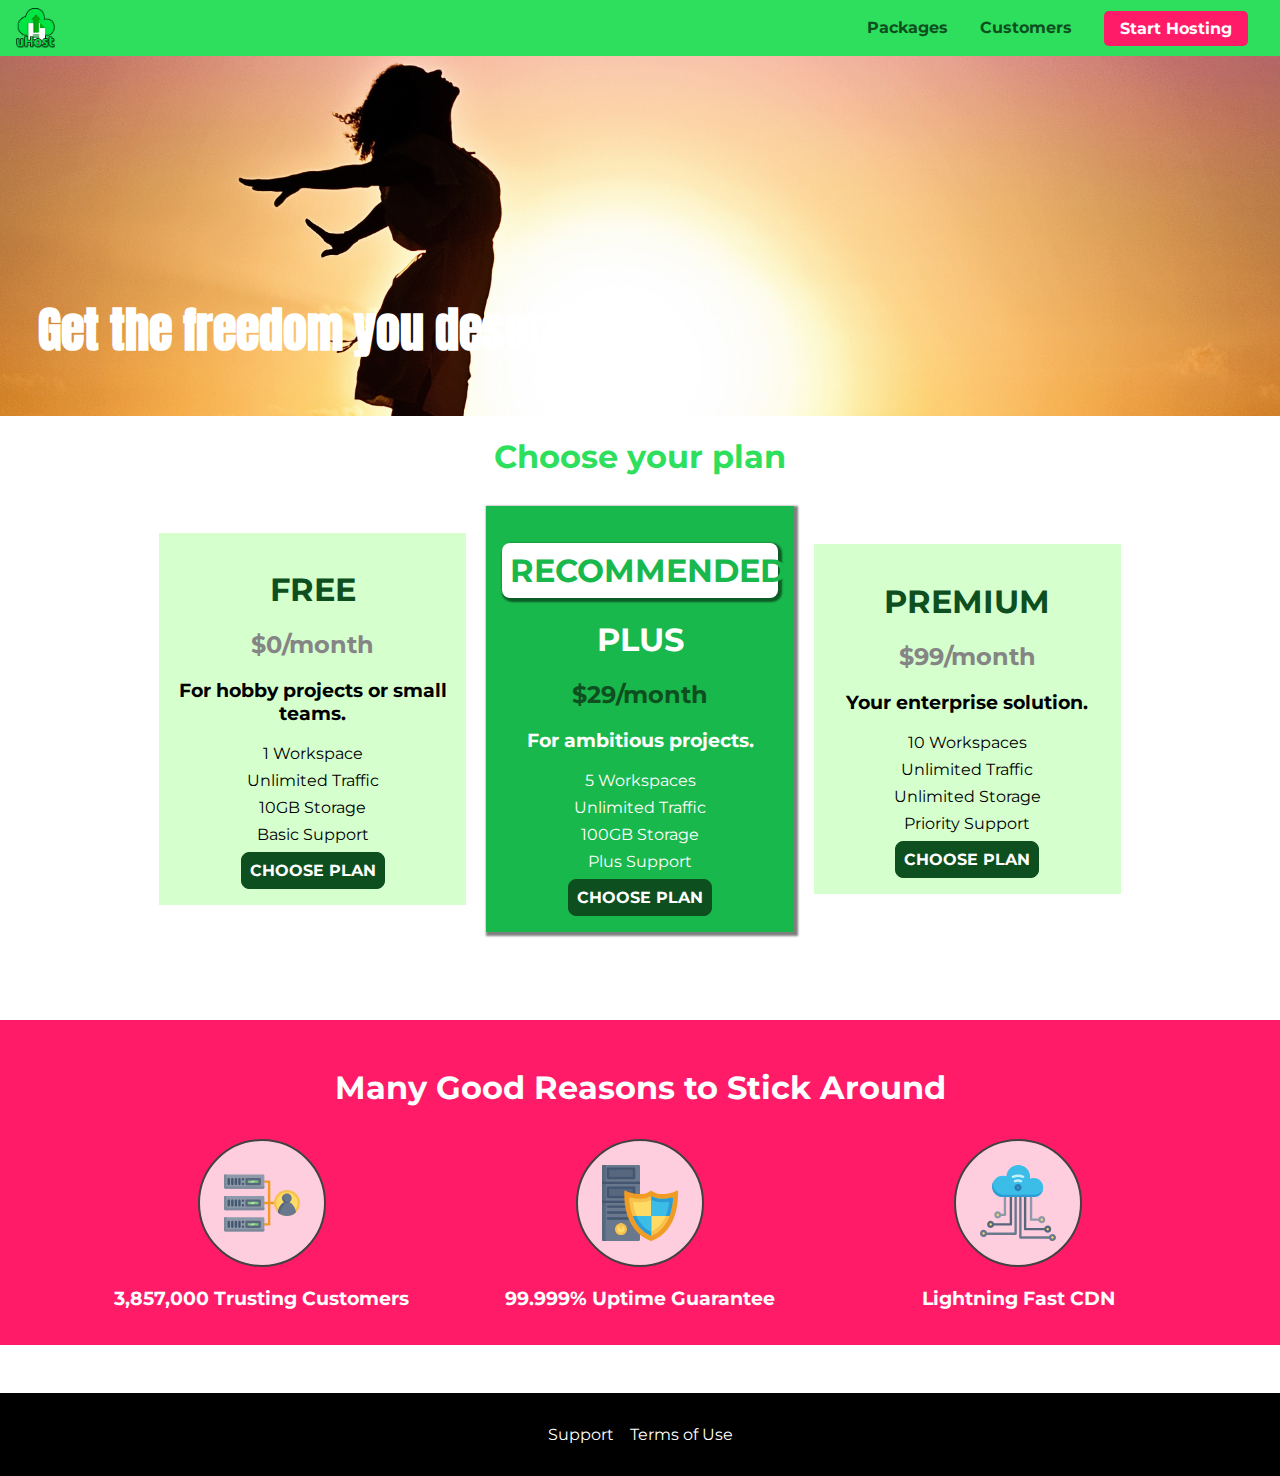
<file: index.html>
<!DOCTYPE html>
<html lang="en">

<head>
    <meta charset="UTF-8">
    <meta http-equiv="X-UA-Compatible" content="ie=edge">
    <meta name="viewport" content="width=device-width, initial-scale=1.0,
    user-scalable=yes, maximum-scale=2.0, minimum-scale=0.5"/>
    <title>uHost</title>
    <link rel="shortcut icon" href="images/favicon.png">
    <link rel="stylesheet" href="shared.css">
    <link rel="stylesheet" href="main.css">
</head>

<body>
    <div class="backdrop"></div>

    <div class="modal">
        <h1 class="modal__title">Do you want to continue?</h1>
        <div class="modal__actions">
            <a href="start-hosting/index.html" class="modal__action">Yes!</a>
            <button class="modal__action modal__action--negative" type="button">No!</button>
        </div>
    </div>

    <header class="main-header">
        <div>
            <button class="toggle-button">
                <span class="toggle-button__bar"></span>
                <span class="toggle-button__bar"></span>
                <span class="toggle-button__bar"></span>
            </button>

            <a class="main-header__brand" href="index.html">
                <img src="images/uhost-icon.png" alt="uHost - Your favorite hosting site">
            </a>
        </div>
        <nav class="main-nav">
            <ul class="main-nav__items">
                <li class="main-nav__item">
                    <a href="packages/index.html">Packages</a>
                </li>
                <li class="main-nav__item">
                    <a href="customers/index.html">Customers</a>
                </li>
                <li class="main-nav__item main-nav__item--cta">
                    <a href="start-hosting/index.html">Start Hosting</a>
                </li>
            </ul>
        </nav>
    </header>

    <nav class="mobile-nav">
        <ul class="mobile-nav__items">
            <li class="mobile-nav__item">
                <a href="packages/index.html">Packages</a>
            </li>
            <li class="mobile-nav__item">
                <a href="customers/index.html">Customers</a>
            </li>
            <li class="mobile-nav__item mobile-nav__item--cta">
                <a href="start-hosting/index.html">Start Hosting</a>
            </li>
        </ul>
    </nav>

    <main>
        <section id="product-overview">
            <h1>Get the freedom you deserve.</h1>
        </section>
        <section class="plans__list" id="plans">
            <h1 class="section-title">Choose your plan</h1>
            <div>
                <article class="plan">
                    <h1 class="plan__title">FREE</h1>
                    <h2 class="plan__price">$0/month</h2>
                    <h3>For hobby projects or small teams.</h3>
                    <ul class="plan__features">
                        <li class="plan__feature">1 Workspace</li>
                        <li class="plan__feature">Unlimited Traffic</li>
                        <li class="plan__feature">10GB Storage</li>
                        <li class="plan__feature">Basic Support</li>
                    </ul>
                    <div>
                        <button class="button">CHOOSE PLAN</button>
                    </div>
                </article>
                <article class="plan plan--highlighted">
                    <h1 class="plan__annotation">RECOMMENDED</h1>
                    <h1 class="plan__title">PLUS</h1>
                    <h2 class="plan__price">$29/month</h2>
                    <h3>For ambitious projects.</h3>
                    <ul class="plan__features">
                        <li class="plan__feature">5 Workspaces</li>
                        <li class="plan__feature">Unlimited Traffic</li>
                        <li class="plan__feature">100GB Storage</li>
                        <li class="plan__feature">Plus Support</li>
                    </ul>
                    <div>
                        <button class="button">CHOOSE PLAN</button>
                    </div>
                </article>
                <article class="plan">
                    <h1 class="plan__title">PREMIUM</h1>
                    <h2 class="plan__price">$99/month</h2>
                    <h3>Your enterprise solution.</h3>
                    <ul class="plan__features">
                        <li class="plan__feature">10 Workspaces</li>
                        <li class="plan__feature">Unlimited Traffic</li>
                        <li class="plan__feature">Unlimited Storage</li>
                        <li class="plan__feature">Priority Support</li>
                    </ul>
                    <div>
                        <button class="button">CHOOSE PLAN</button>
                    </div>
                </article>
            </div>
        </section>

        <section id="key-features">
            <h1 class="section-title">Many Good Reasons to Stick Around</h1>
            <ul class="key-features__list">
                <li class="key-feature">
                    <div class="key-feature__image">
                        <svg viewBox="0 0 512 512">
                            <path style="fill:#F09B24;" d="M344,248h-32V112c0-4.418-3.582-8-8-8h-40c-4.418,0-8,3.582-8,8s3.582,8,8,8h32v128h-32  c-4.418,0-8,3.582-8,8s3.582,8,8,8h32v128h-32c-4.418,0-8,3.582-8,8s3.582,8,8,8h40c4.418,0,8-3.582,8-8V264h32c4.418,0,8-3.582,8-8  S348.418,248,344,248z"
                            />
                            <path style="fill:#8E9AA9;" d="M264,64H8c-4.418,0-8,3.582-8,8v80c0,4.418,3.582,8,8,8h256c4.418,0,8-3.582,8-8V72  C272,67.582,268.418,64,264,64z"
                            />
                            <path style="fill:#7C899B;" d="M24,144c-4.418,0-8-3.582-8-8V64H8c-4.418,0-8,3.582-8,8v80c0,4.418,3.582,8,8,8h256  c4.418,0,8-3.582,8-8v-8H24z"
                            />
                            <rect x="152" y="96" style="fill:#B8E3A8;" width="88" height="32" />
                            <g>
                                <polygon style="fill:#7EC97D;" points="152,96 152,128 166,128 198,96  " />
                                <polygon style="fill:#7EC97D;" points="220,96 188,128 240,128 240,96  " />
                            </g>
                            <path style="fill:#56677E;" d="M240,136h-88c-4.418,0-8-3.582-8-8V96c0-4.418,3.582-8,8-8h88c4.418,0,8,3.582,8,8v32  C248,132.418,244.418,136,240,136z M160,120h72v-16h-72V120z"
                            />
                            <g>
                                <path style="fill:#435670;" d="M32,136c-4.418,0-8-3.582-8-8V96c0-4.418,3.582-8,8-8s8,3.582,8,8v32C40,132.418,36.418,136,32,136z   "
                                />
                                <path style="fill:#435670;" d="M56,136c-4.418,0-8-3.582-8-8V96c0-4.418,3.582-8,8-8s8,3.582,8,8v32C64,132.418,60.418,136,56,136z   "
                                />
                                <path style="fill:#435670;" d="M80,136c-4.418,0-8-3.582-8-8V96c0-4.418,3.582-8,8-8s8,3.582,8,8v32C88,132.418,84.418,136,80,136z   "
                                />
                                <path style="fill:#435670;" d="M104,136c-4.418,0-8-3.582-8-8V96c0-4.418,3.582-8,8-8s8,3.582,8,8v32   C112,132.418,108.418,136,104,136z"
                                />
                                <path style="fill:#435670;" d="M128,105c-4.418,0-8-3.582-8-8v-1c0-4.418,3.582-8,8-8s8,3.582,8,8v1   C136,101.418,132.418,105,128,105z"
                                />
                                <path style="fill:#435670;" d="M128,136c-4.418,0-8-3.582-8-8v-1c0-4.418,3.582-8,8-8s8,3.582,8,8v1   C136,132.418,132.418,136,128,136z"
                                />
                            </g>
                            <path style="fill:#8E9AA9;" d="M264,208H8c-4.418,0-8,3.582-8,8v80c0,4.418,3.582,8,8,8h256c4.418,0,8-3.582,8-8v-80  C272,211.582,268.418,208,264,208z"
                            />
                            <path style="fill:#7C899B;" d="M24,288c-4.418,0-8-3.582-8-8v-72H8c-4.418,0-8,3.582-8,8v80c0,4.418,3.582,8,8,8h256  c4.418,0,8-3.582,8-8v-8H24z"
                            />
                            <rect x="152" y="240" style="fill:#B8E3A8;" width="88" height="32" />
                            <g>
                                <polygon style="fill:#7EC97D;" points="152,240 152,272 166,272 198,240  " />
                                <polygon style="fill:#7EC97D;" points="220,240 188,272 240,272 240,240  " />
                            </g>
                            <path style="fill:#56677E;" d="M240,280h-88c-4.418,0-8-3.582-8-8v-32c0-4.418,3.582-8,8-8h88c4.418,0,8,3.582,8,8v32  C248,276.418,244.418,280,240,280z M160,264h72v-16h-72V264z"
                            />
                            <g>
                                <path style="fill:#435670;" d="M32,280c-4.418,0-8-3.582-8-8v-32c0-4.418,3.582-8,8-8s8,3.582,8,8v32C40,276.418,36.418,280,32,280   z"
                                />
                                <path style="fill:#435670;" d="M56,280c-4.418,0-8-3.582-8-8v-32c0-4.418,3.582-8,8-8s8,3.582,8,8v32C64,276.418,60.418,280,56,280   z"
                                />
                                <path style="fill:#435670;" d="M80,280c-4.418,0-8-3.582-8-8v-32c0-4.418,3.582-8,8-8s8,3.582,8,8v32C88,276.418,84.418,280,80,280   z"
                                />
                                <path style="fill:#435670;" d="M104,280c-4.418,0-8-3.582-8-8v-32c0-4.418,3.582-8,8-8s8,3.582,8,8v32   C112,276.418,108.418,280,104,280z"
                                />
                                <path style="fill:#435670;" d="M128,249c-4.418,0-8-3.582-8-8v-1c0-4.418,3.582-8,8-8s8,3.582,8,8v1   C136,245.418,132.418,249,128,249z"
                                />
                                <path style="fill:#435670;" d="M128,280c-4.418,0-8-3.582-8-8v-1c0-4.418,3.582-8,8-8s8,3.582,8,8v1   C136,276.418,132.418,280,128,280z"
                                />
                            </g>
                            <path style="fill:#8E9AA9;" d="M264,352H8c-4.418,0-8,3.582-8,8v80c0,4.418,3.582,8,8,8h256c4.418,0,8-3.582,8-8v-80  C272,355.582,268.418,352,264,352z"
                            />
                            <path style="fill:#7C899B;" d="M24,432c-4.418,0-8-3.582-8-8v-72H8c-4.418,0-8,3.582-8,8v80c0,4.418,3.582,8,8,8h256  c4.418,0,8-3.582,8-8v-8H24z"
                            />
                            <rect x="152" y="384" style="fill:#B8E3A8;" width="88" height="32" />
                            <g>
                                <polygon style="fill:#7EC97D;" points="152,384 152,416 166,416 198,384  " />
                                <polygon style="fill:#7EC97D;" points="220,384 188,416 240,416 240,384  " />
                            </g>
                            <path style="fill:#56677E;" d="M240,424h-88c-4.418,0-8-3.582-8-8v-32c0-4.418,3.582-8,8-8h88c4.418,0,8,3.582,8,8v32  C248,420.418,244.418,424,240,424z M160,408h72v-16h-72V408z"
                            />
                            <g>
                                <path style="fill:#435670;" d="M32,424c-4.418,0-8-3.582-8-8v-32c0-4.418,3.582-8,8-8s8,3.582,8,8v32C40,420.418,36.418,424,32,424   z"
                                />
                                <path style="fill:#435670;" d="M56,424c-4.418,0-8-3.582-8-8v-32c0-4.418,3.582-8,8-8s8,3.582,8,8v32C64,420.418,60.418,424,56,424   z"
                                />
                                <path style="fill:#435670;" d="M80,424c-4.418,0-8-3.582-8-8v-32c0-4.418,3.582-8,8-8s8,3.582,8,8v32C88,420.418,84.418,424,80,424   z"
                                />
                                <path style="fill:#435670;" d="M104,424c-4.418,0-8-3.582-8-8v-32c0-4.418,3.582-8,8-8s8,3.582,8,8v32   C112,420.418,108.418,424,104,424z"
                                />
                                <path style="fill:#435670;" d="M128,393c-4.418,0-8-3.582-8-8v-1c0-4.418,3.582-8,8-8s8,3.582,8,8v1   C136,389.418,132.418,393,128,393z"
                                />
                                <path style="fill:#435670;" d="M128,424c-4.418,0-8-3.582-8-8v-1c0-4.418,3.582-8,8-8s8,3.582,8,8v1   C136,420.418,132.418,424,128,424z"
                                />
                            </g>
                            <path style="fill:#F7C14D;" d="M424,168c-48.523,0-88,39.477-88,88s39.477,88,88,88s88-39.477,88-88S472.523,168,424,168z" />
                            <path style="fill:#FFDB66;" d="M424,184c-39.701,0-72,32.299-72,72s32.299,72,72,72s72-32.299,72-72S463.701,184,424,184z" />
                            <path style="fill:#69788D;" d="M484.893,314.16C476.393,274.588,451.922,248,424,248s-52.393,26.588-60.893,66.16  c-0.605,2.82,0.354,5.749,2.511,7.664C381.731,336.124,402.465,344,424,344s42.269-7.876,58.381-22.176  C484.539,319.909,485.498,316.98,484.893,314.16z"
                            />
                            <path style="fill:#56677E;" d="M434.053,249.171C430.768,248.403,427.411,248,424,248c-27.922,0-52.393,26.588-60.893,66.16  c-0.605,2.82,0.354,5.749,2.511,7.664c3.383,3.002,6.979,5.703,10.734,8.125C384.904,286.243,407.373,255.378,434.053,249.171z"
                            />
                            <path style="fill:#69788D;" d="M424,192c-17.645,0-32,14.355-32,32s14.355,32,32,32s32-14.355,32-32S441.645,192,424,192z" />
                            <path style="fill:#56677E;" d="M432,248c-17.645,0-32-14.355-32-32c0-6.783,2.128-13.076,5.742-18.258  C397.444,203.53,392,213.138,392,224c0,17.645,14.355,32,32,32c10.862,0,20.471-5.444,26.258-13.742  C445.076,245.872,438.783,248,432,248z"
                            />

                        </svg>
                    </div>
                    <p class="key-feature__description">3,857,000 Trusting Customers</p>
                </li>
                <li class="key-feature">
                    <div class="key-feature__image">
                        <svg viewBox="0 0 512 512">
                            <path style="fill:#69788D;" d="M248,0H8C3.582,0,0,3.582,0,8v496c0,4.418,3.582,8,8,8h240c4.418,0,8-3.582,8-8V8  C256,3.582,252.418,0,248,0z"
                            />
                            <path style="fill:#56677E;" d="M24,504V8c0-4.418,3.582-8,8-8H8C3.582,0,0,3.582,0,8v496c0,4.418,3.582,8,8,8h24  C27.582,512,24,508.418,24,504z"
                            />
                            <g>
                                <rect x="0" y="112" style="fill:#435670;" width="256" height="16" />
                                <rect x="0" y="240" style="fill:#435670;" width="256" height="16" />
                            </g>
                            <path style="fill:#F7C14D;" d="M128,392c-22.056,0-40,17.944-40,40s17.944,40,40,40s40-17.944,40-40S150.056,392,128,392z" />
                            <path style="fill:#FFDB66;" d="M128,408c-13.233,0-24,10.767-24,24s10.767,24,24,24s24-10.767,24-24S141.233,408,128,408z" />
                            <path style="fill:#F7C14D;" d="M128,392c-2.739,0-5.414,0.278-8,0.805V424c0,4.418,3.582,8,8,8c4.418,0,8-3.582,8-8v-31.195  C133.414,392.278,130.739,392,128,392z"
                            />
                            <g>
                                <path style="fill:#435670;" d="M216,288H40c-4.418,0-8-3.582-8-8s3.582-8,8-8h176c4.418,0,8,3.582,8,8S220.418,288,216,288z"
                                />
                                <path style="fill:#435670;" d="M216,328H40c-4.418,0-8-3.582-8-8s3.582-8,8-8h176c4.418,0,8,3.582,8,8S220.418,328,216,328z"
                                />
                                <path style="fill:#435670;" d="M216,368H40c-4.418,0-8-3.582-8-8s3.582-8,8-8h176c4.418,0,8,3.582,8,8S220.418,368,216,368z"
                                />
                                <path style="fill:#435670;" d="M216,16H40c-4.418,0-8,3.582-8,8v64c0,4.418,3.582,8,8,8h176c4.418,0,8-3.582,8-8V24   C224,19.582,220.418,16,216,16z"
                                />
                            </g>
                            <rect x="48" y="32" style="fill:#56677E;" width="160" height="48" />
                            <path style="fill:#435670;" d="M216,144H40c-4.418,0-8,3.582-8,8v64c0,4.418,3.582,8,8,8h176c4.418,0,8-3.582,8-8v-64  C224,147.582,220.418,144,216,144z"
                            />
                            <rect x="48" y="160" style="fill:#56677E;" width="160" height="48" />
                            <path style="fill:#F09B24;" d="M511.747,180.237c-0.194-6.537-8.107-10.107-13.135-5.894c-5.6,4.693-42.904,21.282-98.514,21.282  c-33.45,0-64.625-20.999-64.929-21.206c-2.9-1.991-6.764-1.85-9.512,0.346c-2.677,2.135-27.201,20.86-63.793,20.86  c-55.607,0-92.914-16.589-98.515-21.282c-5.028-4.211-12.941-0.645-13.135,5.894c-1.634,54.834,4.655,105.941,18.693,151.903  c12.096,39.604,29.759,74.047,52.497,102.373c27.538,34.304,62.743,59.882,104.66,76.045c3.069,1.918,6.757,1.921,9.83,0  c41.917-16.163,77.122-41.741,104.66-76.045c22.738-28.326,40.401-62.77,52.497-102.373  C507.092,286.179,513.381,235.071,511.747,180.237z"
                            />
                            <path style="fill:#F7C14D;" d="M476.21,221.226c-1.953-1.631-4.568-2.235-7.036-1.628c-21.686,5.327-44.926,8.028-69.075,8.028  c-25.926,0-49.633-8.975-64.955-16.504c-2.307-1.134-5.016-1.091-7.284,0.116c-14.059,7.477-36.919,16.388-65.994,16.388  c-24.153,0-47.394-2.701-69.075-8.028c-5.155-1.268-10.221,2.966-9.894,8.261c2.077,33.693,7.668,65.635,16.616,94.935  c22.774,74.565,66.139,126.334,128.888,153.868c2.032,0.891,4.397,0.891,6.43,0c61.777-27.107,104.716-78.876,127.62-153.868  c8.948-29.3,14.539-61.241,16.616-94.935C479.224,225.319,478.163,222.856,476.21,221.226z"
                            />
                            <path style="fill:#FFDB66;" d="M331.609,451.727c-52.604-25.289-89.304-70.987-109.144-135.944  c-6.532-21.39-11.162-44.336-13.82-68.447c17.133,2.852,34.952,4.291,53.22,4.291c29.394,0,53.376-7.793,69.978-15.561  c17.44,7.736,41.656,15.561,68.256,15.561c18.267,0,36.085-1.439,53.219-4.291c-2.659,24.112-7.288,47.06-13.82,68.448  C419.545,381.108,383.27,426.805,331.609,451.727z"
                            />
                            <g>
                                <path style="fill:#2C9DD4;" d="M479.066,227.858c0.157-2.539-0.903-5.002-2.856-6.633s-4.568-2.235-7.036-1.628   c-21.686,5.327-44.926,8.028-69.075,8.028c-25.926,0-49.633-8.975-64.955-16.504c-1.057-0.52-2.2-0.78-3.345-0.806l-0.072,133.351   h123.601c2.556-6.746,4.933-13.702,7.123-20.874C471.398,293.493,476.989,261.552,479.066,227.858z"
                                />
                                <path style="fill:#2C9DD4;" d="M206.658,343.667c24.153,63.42,65.028,108.108,121.743,132.995c1.031,0.452,2.147,0.673,3.263,0.666   l0.063-133.661H206.658z"
                                />
                            </g>
                            <g>
                                <path style="fill:#3CBDE8;" d="M439.497,315.783c6.532-21.389,11.161-44.336,13.82-68.448c-17.134,2.852-34.952,4.291-53.219,4.291   c-26.6,0-50.815-7.824-68.256-15.561l-0.116,107.601h97.758C433.179,334.807,436.524,325.518,439.497,315.783z"
                                />
                                <path style="fill:#3CBDE8;" d="M232.523,343.667c21.144,50.298,54.363,86.56,99.087,108.06l0.117-108.06H232.523z" />
                            </g>
                        </svg>
                    </div>
                    <p class="key-feature__description">99.999% Uptime Guarantee</p>
                </li>
                <li class="key-feature">
                    <div class="key-feature__image">
                        <svg viewBox="0 0 512 512">
                            <path style="fill:#8E9AA9;" d="M168,200c-4.418,0-8,3.582-8,8v120h-17.376c-3.302-9.311-12.194-16-22.624-16  c-13.234,0-24,10.767-24,24s10.766,24,24,24c10.429,0,19.321-6.689,22.624-16H168c4.418,0,8-3.582,8-8V208  C176,203.582,172.418,200,168,200z"
                            />
                            <path style="fill:#FFDB66;" d="M120,328c-4.411,0-8,3.589-8,8s3.589,8,8,8s8-3.589,8-8S124.411,328,120,328z" />
                            <path style="fill:#56677E;" d="M208,200c-4.418,0-8,3.582-8,8v184H94.624C91.322,382.689,82.43,376,72,376  c-13.234,0-24,10.767-24,24s10.766,24,24,24c10.429,0,19.321-6.689,22.624-16H208c4.418,0,8-3.582,8-8V208  C216,203.582,212.418,200,208,200z"
                            />
                            <path style="fill:#FFDB66;" d="M72,392c-4.411,0-8,3.589-8,8s3.589,8,8,8s8-3.589,8-8S76.411,392,72,392z" />
                            <path style="fill:#69788D;" d="M240,208c-4.418,0-8,3.582-8,8v239H47.24c-2.671-10.34-12.078-18-23.24-18c-13.234,0-24,10.767-24,24  s10.766,24,24,24c9.666,0,18.009-5.747,21.809-14H240c4.418,0,8-3.582,8-8V216C248,211.582,244.418,208,240,208z"
                            />
                            <path style="fill:#FFDB66;" d="M24,453c-4.411,0-8,3.589-8,8s3.589,8,8,8s8-3.589,8-8S28.411,453,24,453z" />
                            <path style="fill:#69788D;" d="M488,464c-10.429,0-19.321,6.689-22.624,16H280V208c0-4.418-3.582-8-8-8s-8,3.582-8,8v280  c0,4.418,3.582,8,8,8h193.376c3.302,9.311,12.194,16,22.624,16c13.234,0,24-10.767,24-24S501.234,464,488,464z"
                            />
                            <path style="fill:#FFDB66;" d="M488,480c-4.411,0-8,3.589-8,8s3.589,8,8,8s8-3.589,8-8S492.411,480,488,480z" />
                            <path style="fill:#56677E;" d="M456,408c-10.429,0-19.321,6.689-22.624,16H312V208c0-4.418-3.582-8-8-8s-8,3.582-8,8v224  c0,4.418,3.582,8,8,8h129.376c3.302,9.311,12.194,16,22.624,16c13.234,0,24-10.767,24-24S469.234,408,456,408z"
                            />
                            <path style="fill:#FFDB66;" d="M456,424c-4.411,0-8,3.589-8,8s3.589,8,8,8s8-3.589,8-8S460.411,424,456,424z" />
                            <path style="fill:#8E9AA9;" d="M416,344c-10.429,0-19.321,6.689-22.624,16H352V208c0-4.418-3.582-8-8-8s-8,3.582-8,8v160  c0,4.418,3.582,8,8,8h49.376c3.302,9.311,12.194,16,22.624,16c13.234,0,24-10.767,24-24S429.234,344,416,344z"
                            />
                            <path style="fill:#FFDB66;" d="M416,360c-4.411,0-8,3.589-8,8s3.589,8,8,8s8-3.589,8-8S420.411,360,416,360z" />
                            <path style="fill:#3CBDE8;" d="M362,88c-8.741,0-17.231,1.751-25.06,5.085C337.646,88.797,338,84.43,338,80  c0-44.112-35.888-80-80-80c-42.823,0-77.895,33.816-79.909,76.149C170.393,73.415,162.244,72,154,72c-39.701,0-72,32.299-72,72  s32.299,72,72,72h208c35.29,0,64-28.71,64-64S397.29,88,362,88z"
                            />
                            <path style="fill:#2C9DD4;" d="M368,200H160c-39.701,0-72-32.299-72-72c0-5.863,0.721-11.559,2.05-17.019  C84.918,120.88,82,132.102,82,144c0,39.701,32.299,72,72,72h208c30.389,0,55.88-21.296,62.379-49.743  C413.565,186.327,392.352,200,368,200z"
                            />
                            <path style="fill:#2A7DB5;" d="M256,128c-13.234,0-24,10.767-24,24s10.766,24,24,24c13.233,0,24-10.767,24-24S269.233,128,256,128z"
                            />
                            <path style="fill:#2C9DD4;" d="M256,144c-4.411,0-8,3.589-8,8s3.589,8,8,8c4.411,0,8-3.589,8-8S260.411,144,256,144z" />
                            <g>
                                <path style="fill:#C5F1FA;" d="M221.755,87.695c-2.994,0-5.864-1.688-7.233-4.572c-1.894-3.991-0.194-8.763,3.798-10.657   C230.157,66.849,242.834,64,256,64c13.166,0,25.844,2.849,37.68,8.466c3.992,1.895,5.692,6.666,3.798,10.657   s-6.666,5.692-10.657,3.798C277.144,82.328,266.774,80,256,80c-10.774,0-21.144,2.328-30.821,6.921   C224.072,87.446,222.904,87.695,221.755,87.695z"
                                />
                                <path style="fill:#C5F1FA;" d="M276.545,116.618c-1.148,0-2.316-0.249-3.424-0.774C267.745,113.293,261.985,112,256,112   c-5.985,0-11.745,1.293-17.121,3.844c-3.991,1.895-8.763,0.192-10.657-3.798c-1.894-3.992-0.193-8.764,3.798-10.657   C239.557,97.813,247.625,96,256,96c8.376,0,16.444,1.813,23.98,5.389c3.991,1.894,5.692,6.665,3.798,10.657   C282.41,114.93,279.539,116.618,276.545,116.618z"
                                />
                            </g>

                        </svg>
                    </div>
                    <p class="key-feature__description">Lightning Fast CDN</p>
                </li>
            </ul>
        </section>
    </main>

    <footer class="main-footer">
        <nav>
            <ul class="main-footer__links">
                <li class="main-footer__link">
                    <a href="#">Support</a>
                </li>
                <li class="main-footer__link">
                    <a href="#">Terms of Use</a>
                </li>
            </ul>
        </nav>
    </footer>

    <script src="shared.js"></script>
</body>

</html>
</file>
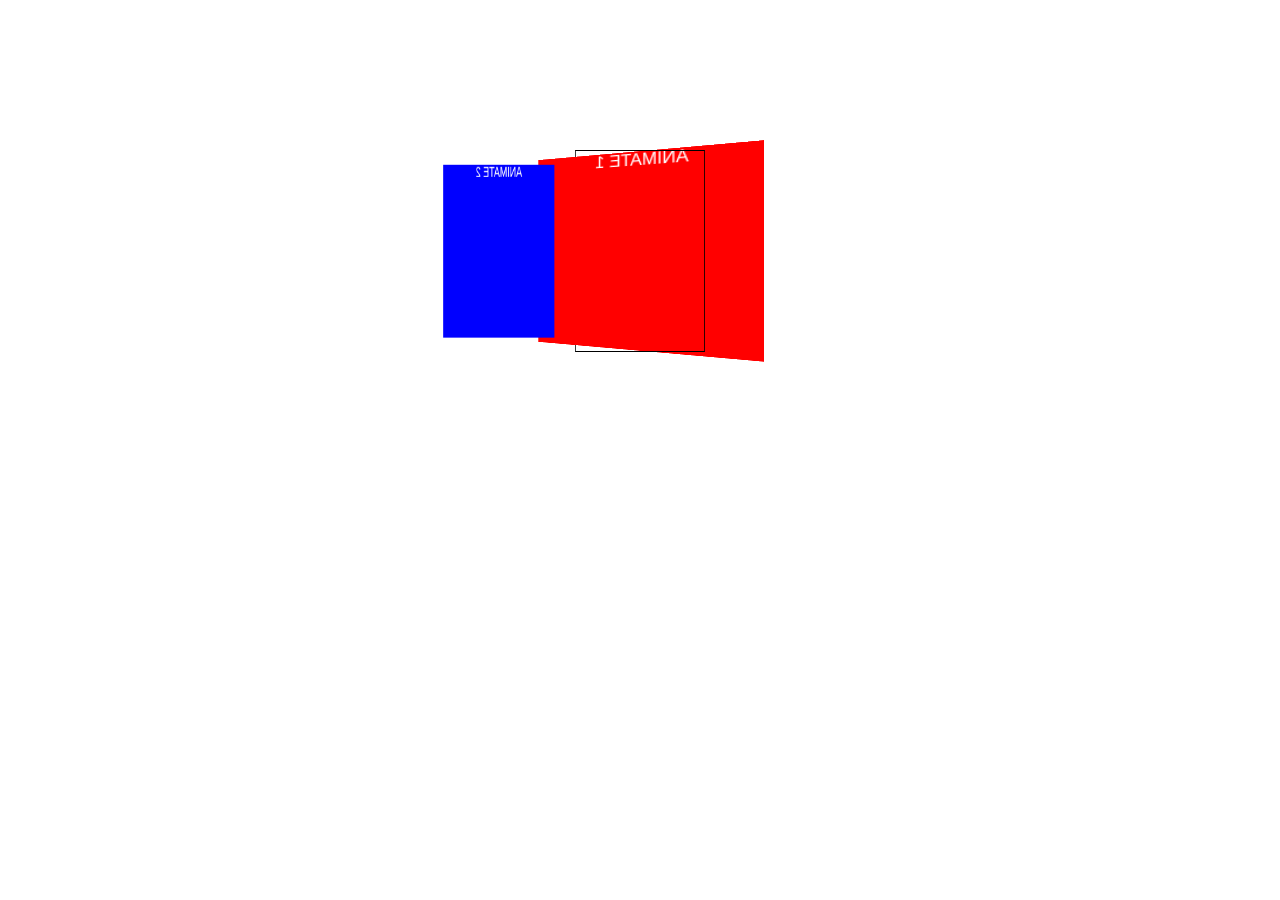
<file: 3d/index.html>
<!DOCTYPE html>
<html lang="en">
<head>
    <meta charset="UTF-8">
    <meta name="viewport" content="width=device-width, initial-scale=1.0">
    <meta http-equiv="X-UA-Compatible" content="ie=edge">
    <title>CSS Course</title>
    <link rel="stylesheet" href="main.css">
</head>
<body>
    <div class="container">
        <div class="box1">
            ANIMATE 1
        </div>
        <div class="box2">
            ANIMATE 2
        </div>
    </div>
</body>
</html>
</file>
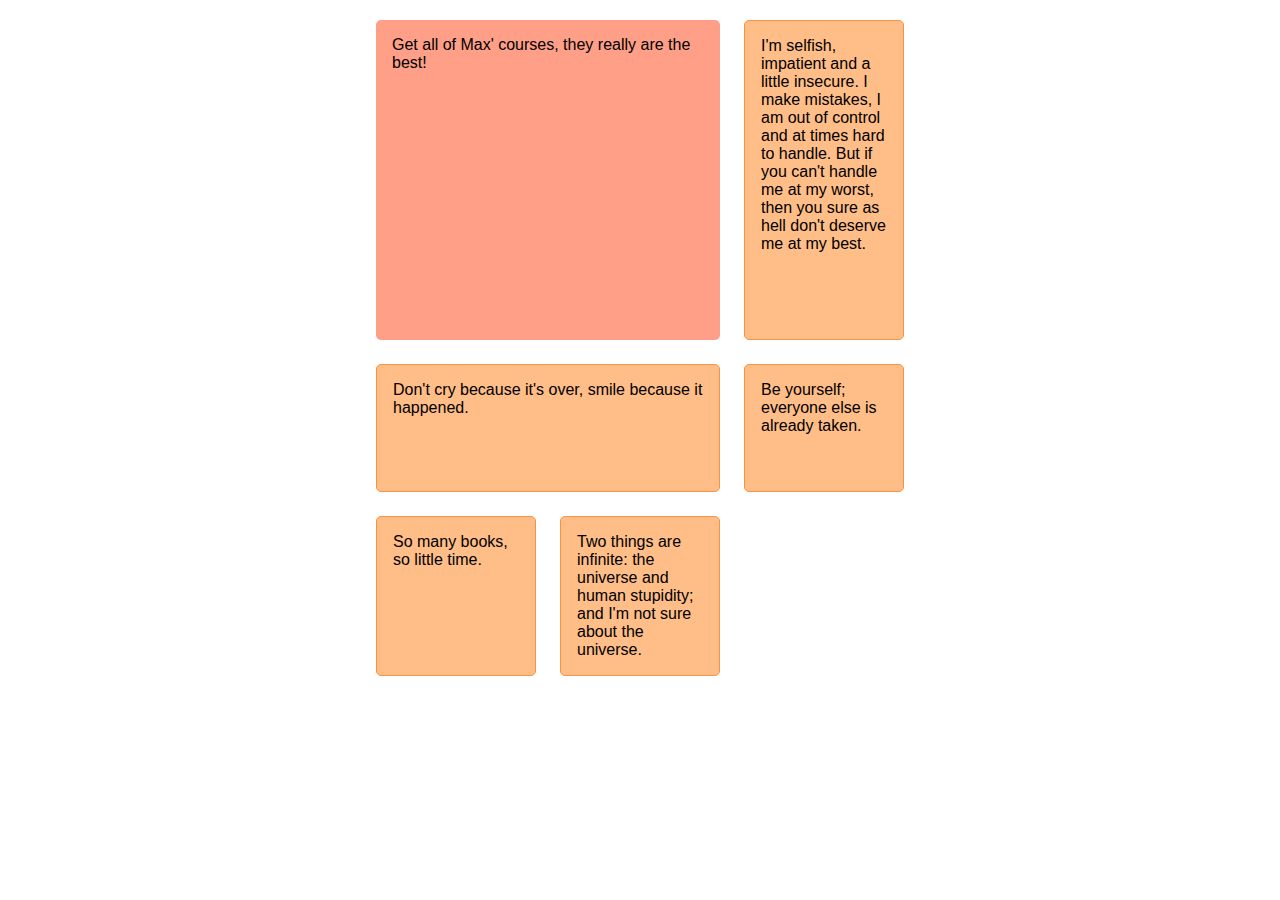
<file: auto-flow/index.html>
<!DOCTYPE html>
<html lang="en">
<head>
    <meta charset="UTF-8">
    <meta name="viewport" content="width=device-width, initial-scale=1.0">
    <meta http-equiv="X-UA-Compatible" content="ie=edge">
    <title>CSS Course</title>
    <link rel="stylesheet" href="main.css">
</head>
<body>
    <div class="container">
        <div class="quote quote--featured">Get all of Max' courses, they really are the best!</div>
        <div class="quote">Don't cry because it's over, smile because it happened.</div>
        <div class="quote">I'm selfish, impatient and a little insecure. I make mistakes, I am out of control and at times hard to handle. But if you can't handle me at my worst, then you sure as hell don't deserve me at my best.</div>
        <div class="quote">Be yourself; everyone else is already taken.</div>
        <div class="quote">So many books, so little time.</div>
        <div class="quote">Two things are infinite: the universe and human stupidity; and I'm not sure about the universe.</div>
    </div>
</body>
</html>
</file>
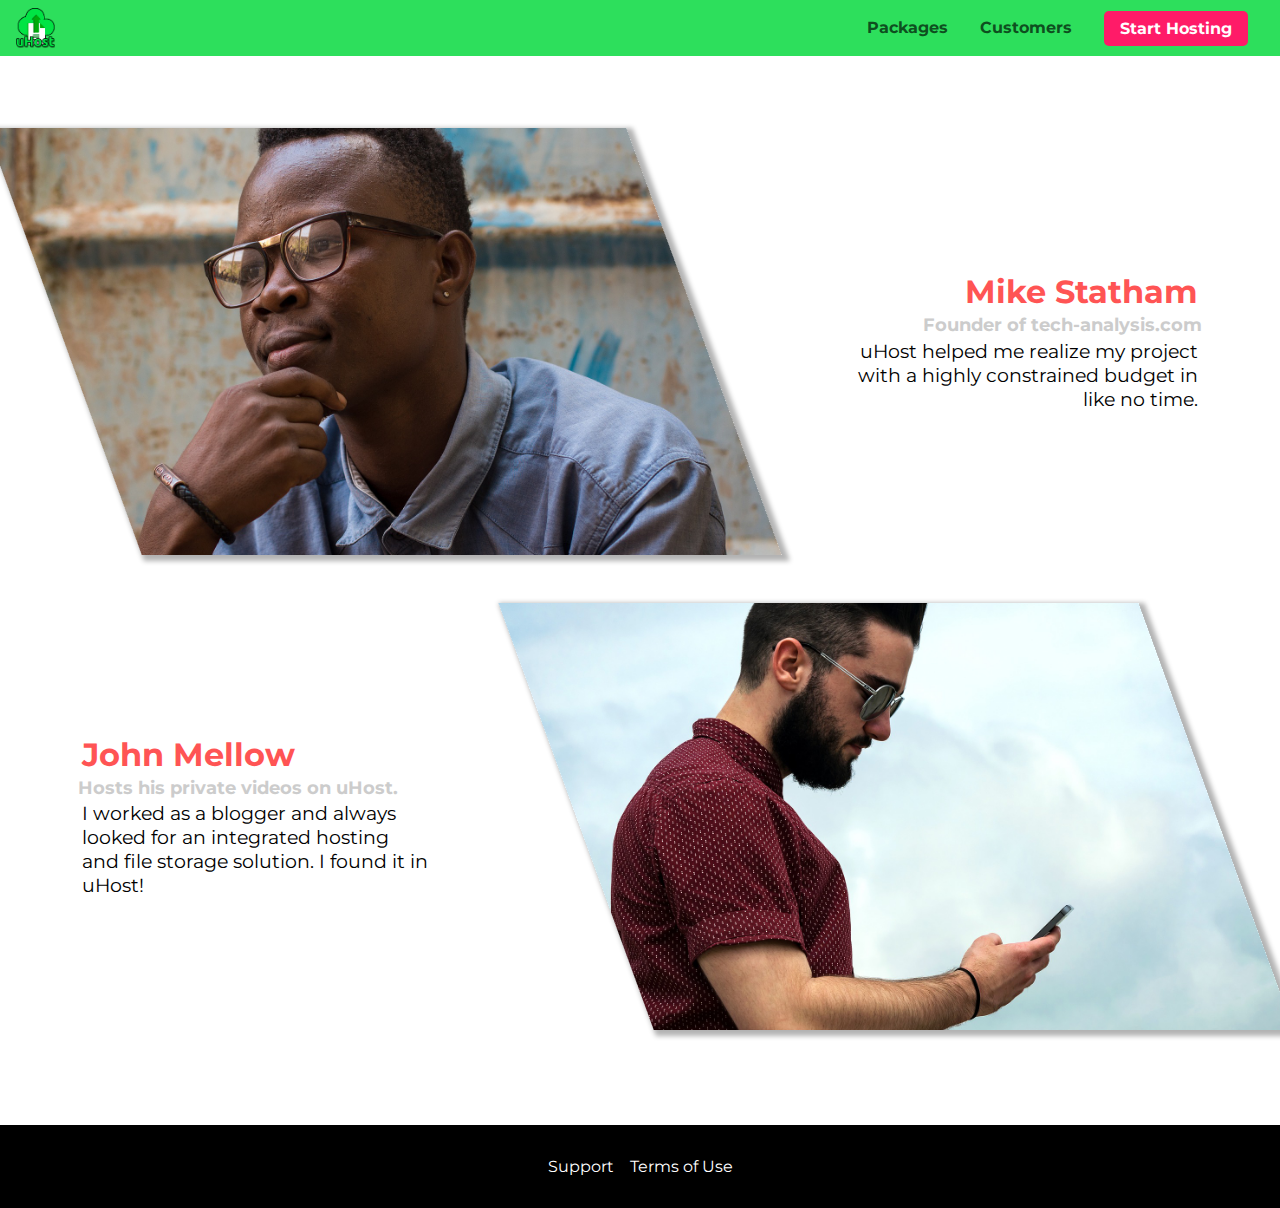
<file: customers/index.html>
<!DOCTYPE html>
<html lang="en">

<head>
    <meta charset="UTF-8">
    <meta http-equiv="X-UA-Compatible" content="ie=edge">
    <meta name="viewport" content="width=device-width, initial-scale=1.0"/>

    <title>uHost Customers</title>

    <link rel="shortcut icon" href="../images/favicon.png">
    <link rel="stylesheet" href="../shared.css">
    <link rel="stylesheet" href="customers.css">
</head>

<body>
<div class="backdrop"></div>

<header class="main-header">
    <div>
        <button class="toggle-button">
            <span class="toggle-button__bar"></span>
            <span class="toggle-button__bar"></span>
            <span class="toggle-button__bar"></span>
        </button>

        <a class="main-header__brand" href="../index.html">
            <img src="../images/uhost-icon.png" alt="uHost - Your favorite hosting site">
        </a>
    </div>
    <nav class="main-nav">
        <ul class="main-nav__items">
            <li class="main-nav__item">
                <a href="../packages/index.html">Packages</a>
            </li>
            <li class="main-nav__item">
                <a href="index.html">Customers</a>
            </li>
            <li class="main-nav__item main-nav__item--cta">
                <a href="../start-hosting/index.html">Start Hosting</a>
            </li>
        </ul>
    </nav>
</header>


<nav class="mobile-nav">
    <ul class="mobile-nav__items">
        <li class="mobile-nav__item">
            <a href="../packages/index.html">Packages</a>
        </li>
        <li class="mobile-nav__item">
            <a href="index.html">Customers</a>
        </li>
        <li class="mobile-nav__item mobile-nav__item--cta">
            <a href="../start-hosting/index.html">Start Hosting</a>
        </li>
    </ul>
</nav>

<main>
    <div>
        <div class="testimonial" id="customer-1">
            <div class="testimonial__image-container">
                <img src="../images/customer-1.jpg" alt="Mike Statham - Customer" class="testimonial__image">
            </div>
            <div class="testimonial__info">
                <h1 class="testimonial__name">Mike Statham</h1>
                <h2 class="testimonial__subtitle">Founder of
                    <a href="tech-analysis.com">tech-analysis.com</a>
                </h2>
                <p class="testimonial__text">uHost helped me realize my project with a highly constrained budget in like no time.</p>
            </div>
        </div>
        <div class="testimonial" id="customer-2">

            <div class="testimonial__info">
                <h1 class="testimonial__name">John Mellow</h1>
                <h2 class="testimonial__subtitle">Hosts his private videos on uHost.
                </h2>
                <p class="testimonial__text">I worked as a blogger and always looked for an integrated hosting and file storage solution. I found
                    it in uHost!
                </p>
            </div>
            <div class="testimonial__image-container">
                <img src="../images/customer-2.jpg" alt="John Mellow - Customer" class="testimonial__image">
            </div>
        </div>
    </div>
</main>

<footer class="main-footer">
    <nav>
        <ul class="main-footer__links">
            <li class="main-footer__link">
                <a href="#">Support</a>
            </li>
            <li class="main-footer__link">
                <a href="#">Terms of Use</a>
            </li>
        </ul>
    </nav>
</footer>

<script src="../shared.js"></script>

</body>

</html>
</file>
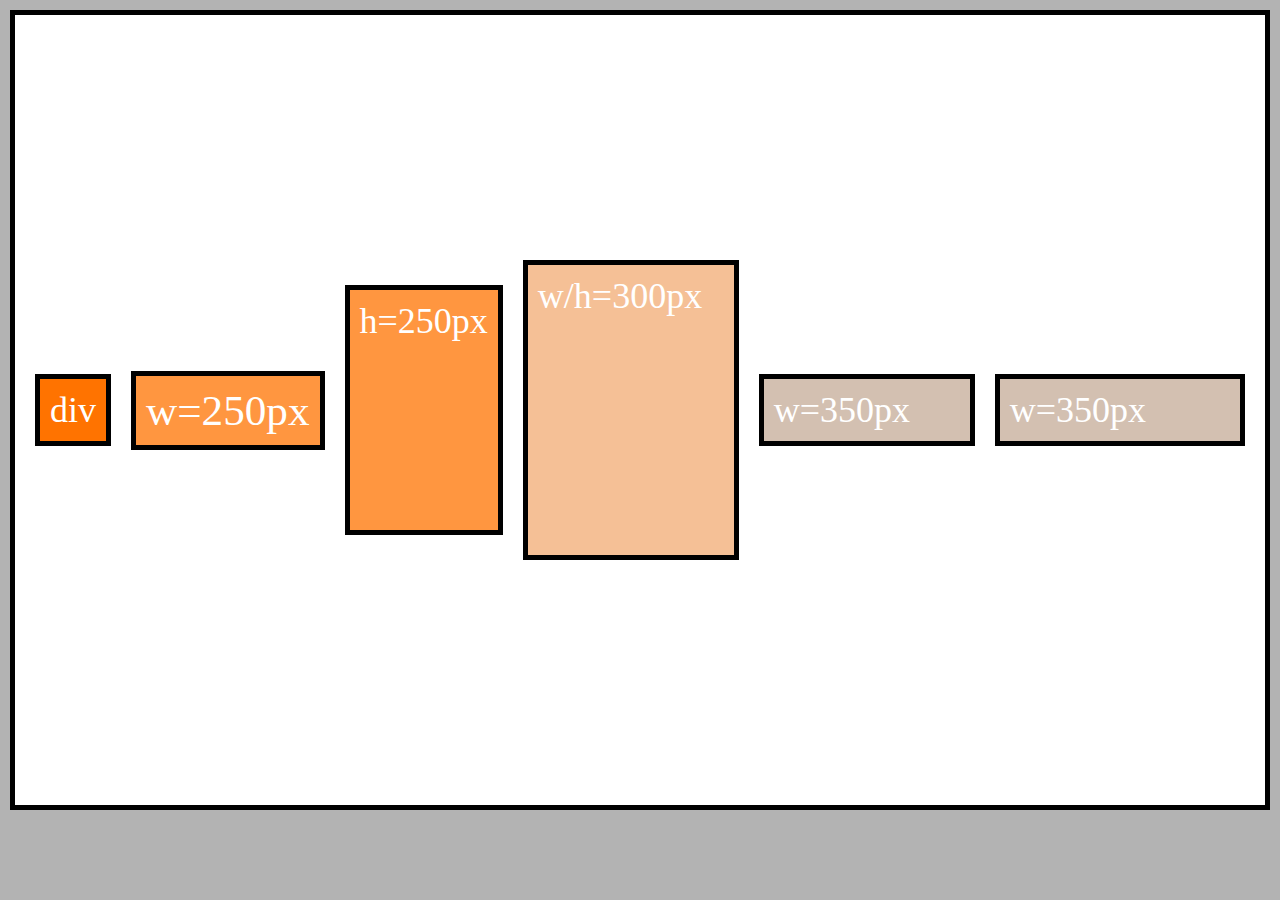
<file: flex-container/index.html>
<!DOCTYPE html>
<html lang="en">
    <head>
        <meta charset="UTF-8">
        <meta http-equiv="X-UA-Compatible" content="ie=edge">
        <link rel="stylesheet" href="main.css">
        <title>Flexbox</title>
    </head>
    <body>
        <div class="flex-container">
            <div class="item-1">div</div>
            <div class="item-2">w=250px</div>
            <div class="item-3">h=250px</div>
            <div class="item-4">w/h=300px</div>
            <div class="item-5">w=350px</div>
            <div class="item-6">w=350px</div>
        </div>
    </body>
</html>
</file>
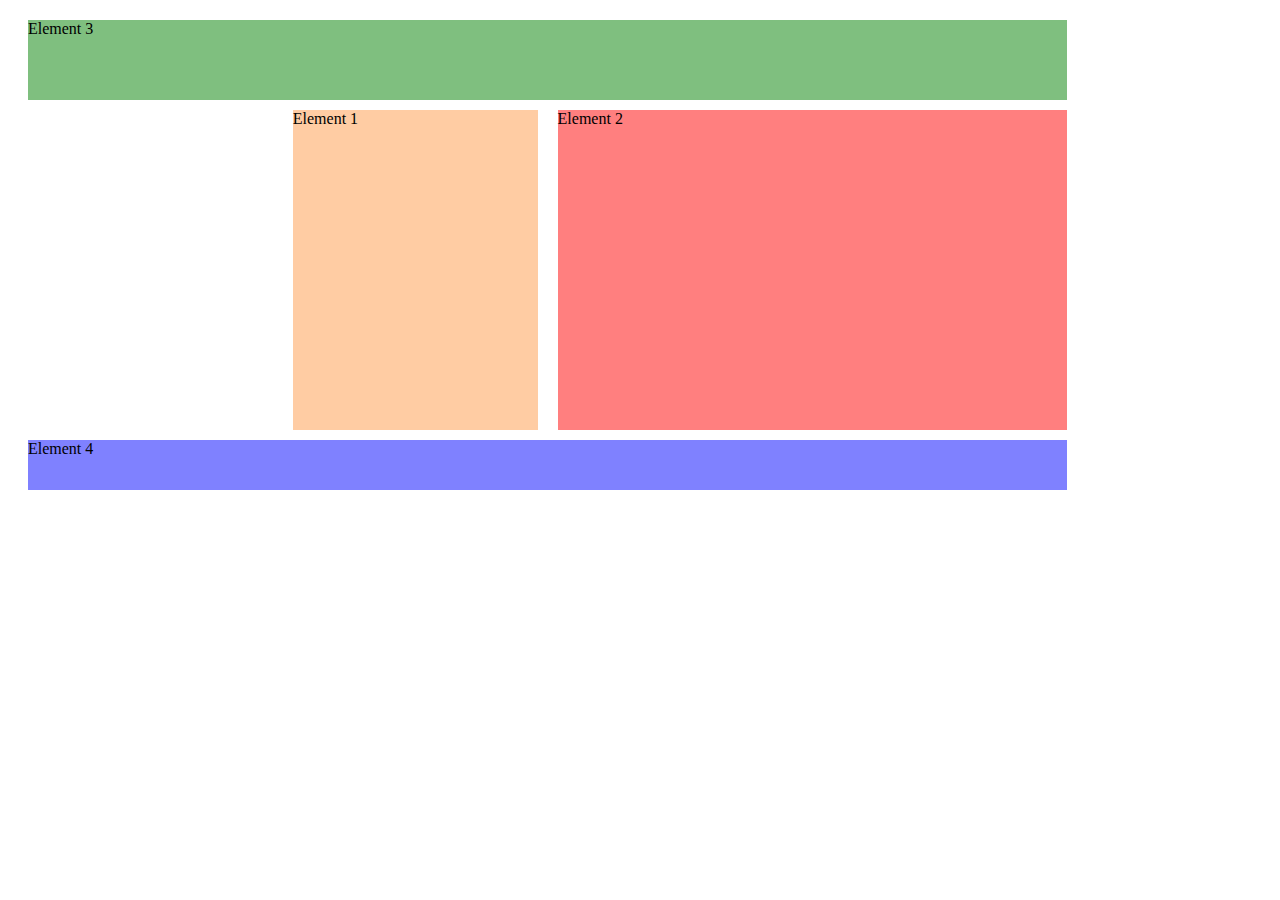
<file: flex-grid/index.html>
<!DOCTYPE html>
<html lang="en">
<head>
    <meta charset="UTF-8">
    <meta name="viewport" content="width=device-width, initial-scale=1.0">
    <meta http-equiv="X-UA-Compatible" content="ie=edge">
    <title>CSS Course</title>
    <link rel="stylesheet" href="main.css">
</head>
<body>
    <div class="container">
        <div class="el1">Element 1</div>
        <div class="el2">Element 2</div>
        <div class="el3">Element 3</div>
        <div class="el4">Element 4</div>
    </div>
</body>
</html>
</file>
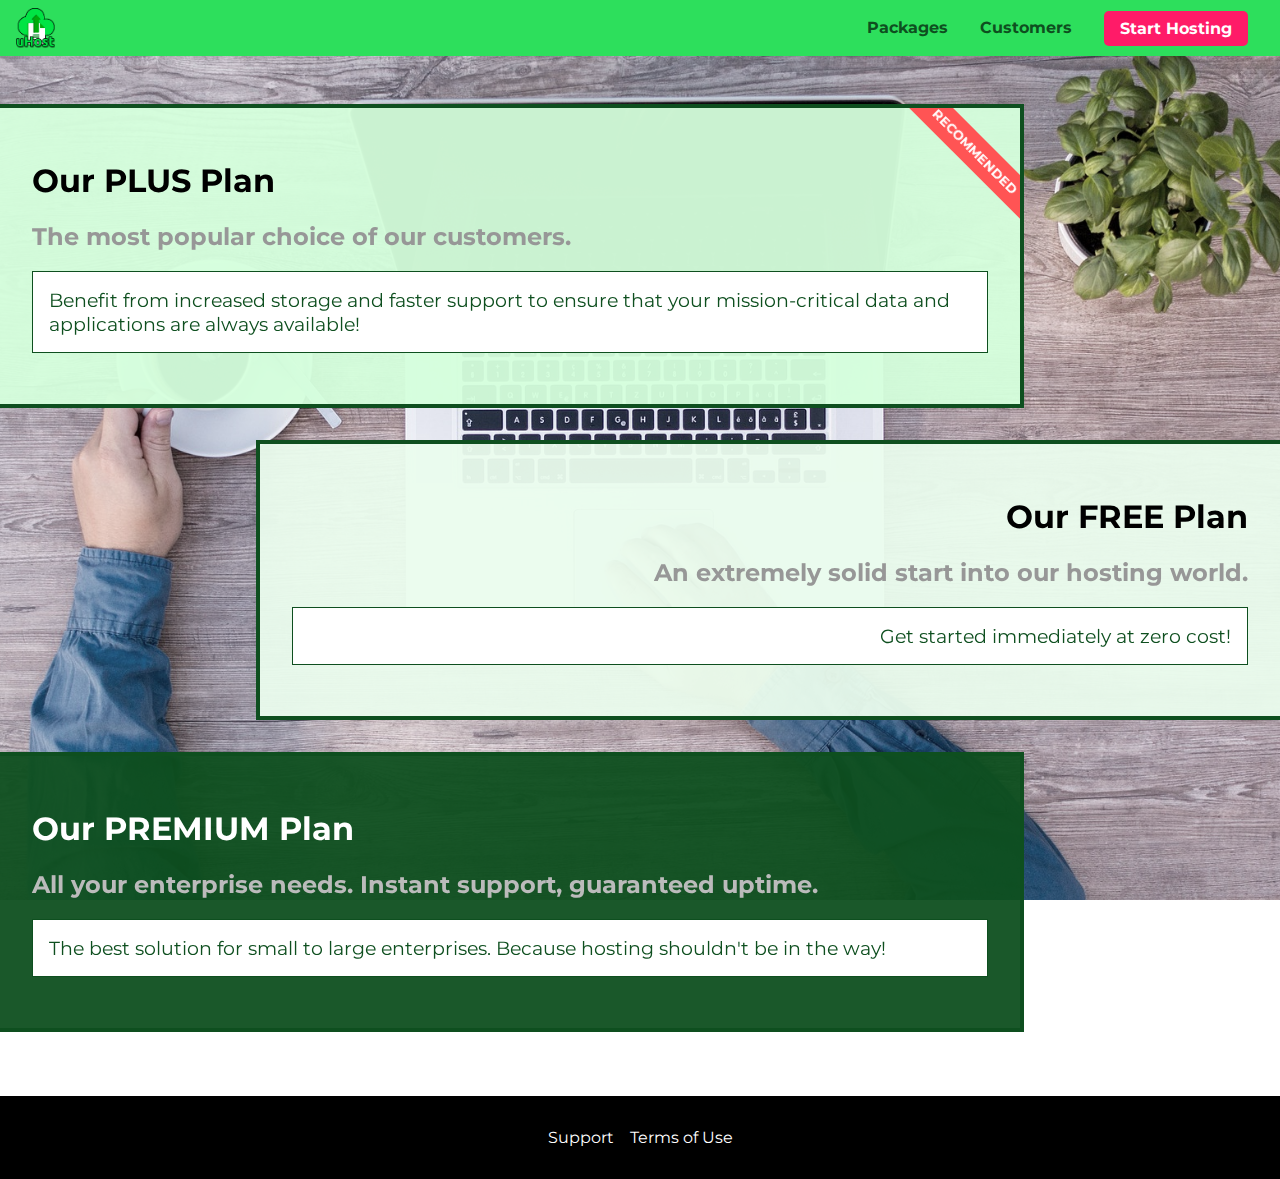
<file: packages/index.html>
<!DOCTYPE html>
<html lang="en">

<head>
    <meta charset="UTF-8">
    <meta http-equiv="X-UA-Compatible" content="ie=edge">
    <meta name="viewport" content="width=device-width, initial-scale=1.0"/>

    <title>uHost</title>

    <link rel="shortcut icon" href="../images/favicon.png">
    <link rel="stylesheet" href="../shared.css">
    <link rel="stylesheet" href="packages.css">
</head>

<body>
    <div class="backdrop"></div>

    <div class="background"></div>

    <header class="main-header">
        <div>
            <button class="toggle-button">
                <span class="toggle-button__bar"></span>
                <span class="toggle-button__bar"></span>
                <span class="toggle-button__bar"></span>
            </button>

            <a class="main-header__brand" href="../index.html">
                <img src="../images/uhost-icon.png" alt="uHost - Your favorite hosting site">
            </a>
        </div>
        <nav class="main-nav">
            <ul class="main-nav__items">
                <li class="main-nav__item">
                    <a href="index.html">Packages</a>
                </li>
                <li class="main-nav__item">
                    <a href="../customers/index.html">Customers</a>
                </li>
                <li class="main-nav__item main-nav__item--cta">
                    <a href="../start-hosting/index.html">Start Hosting</a>
                </li>
            </ul>
        </nav>
    </header>


    <nav class="mobile-nav">
        <ul class="mobile-nav__items">
            <li class="mobile-nav__item">
                <a href="../packages/index.html">Packages</a>
            </li>
            <li class="mobile-nav__item">
                <a href="index.html">Customers</a>
            </li>
            <li class="mobile-nav__item mobile-nav__item--cta">
                <a href="../start-hosting/index.html">Start Hosting</a>
            </li>
        </ul>
    </nav>

    <main>
        <section class="package" id="plus">
            <a href="#">
                <h1 class="package__title">Our PLUS Plan</h1>
                <h2 class="package__badge">RECOMMENDED</h2>
                <h2 class="package__subtitle">The most popular choice of our customers.</h2>
                <p class="package__info">Benefit from increased storage and faster support to ensure that your
                    mission-critical data and applications
                    are always available!</p>
            </a>
        </section>
        <section class="package" id="free">
            <a href="#">
                <h1 class="package__title">Our FREE Plan</h1>
                <h2 class="package__subtitle">An extremely solid start into our hosting world.</h2>
                <p class="package__info">Get started immediately at zero cost!</p>
            </a>
        </section>
        <div class="clearfix"></div>
        <section class="package" id="premium">
            <a href="#">
                <h1 class="package__title">Our PREMIUM Plan</h1>
                <h2 class="package__subtitle">All your enterprise needs. Instant support, guaranteed uptime. </h2>
                <p class="package__info">The best solution for small to large enterprises. Because hosting shouldn't be in
                    the way!</p>
            </a>
        </section>
    </main>
    <footer class="main-footer">
        <nav>
            <ul class="main-footer__links">
                <li class="main-footer__link">
                    <a href="#">Support</a>
                </li>
                <li class="main-footer__link">
                    <a href="#">Terms of Use</a>
                </li>
            </ul>
        </nav>
    </footer>

    <script src="../shared.js"></script>

</body>

</html>
</file>
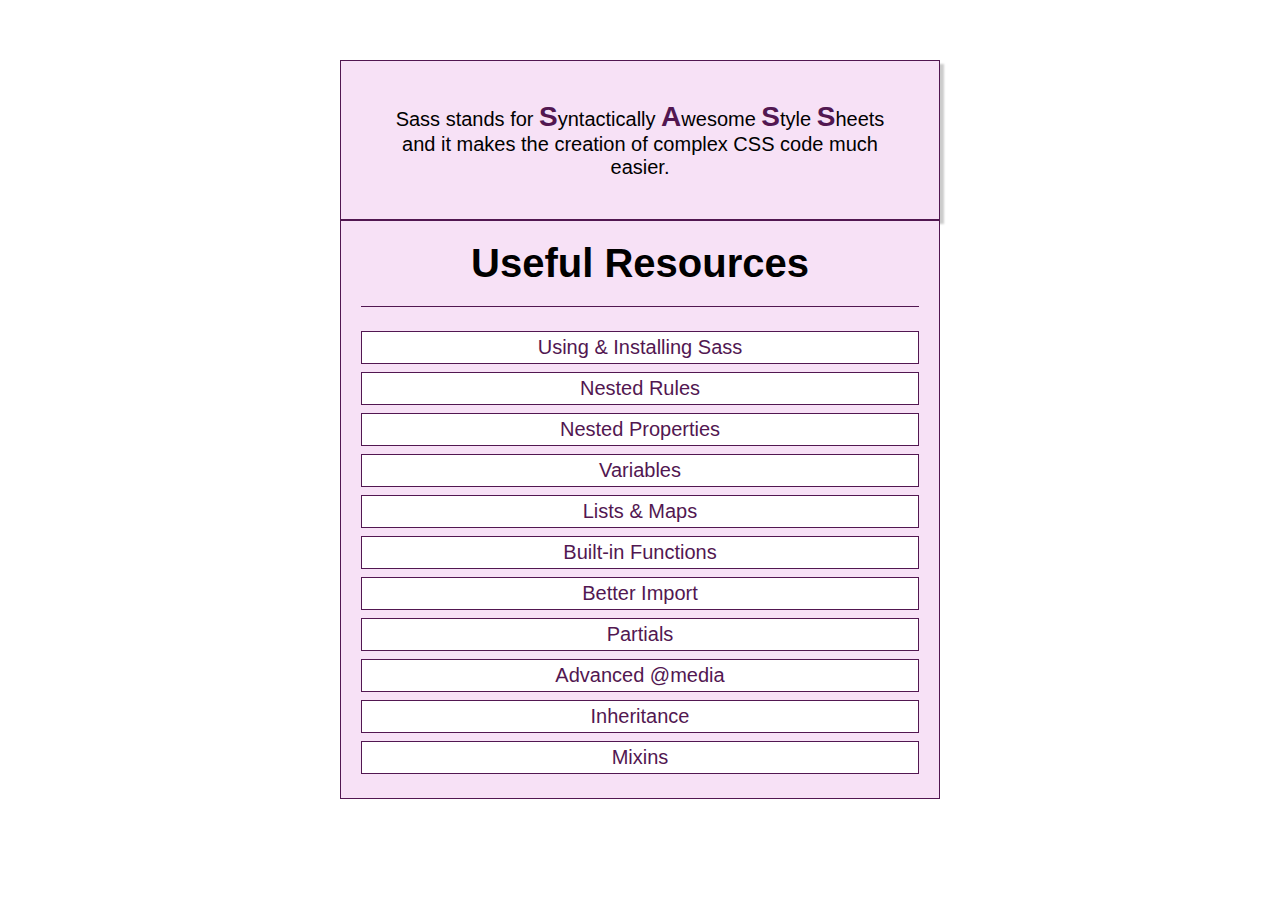
<file: sass/index.html>
<!DOCTYPE html>
<html lang="en">

<head>
    <meta charset="UTF-8">
    <meta name="viewport" content="width=device-width, initial-scale=1.0">
    <meta http-equiv="X-UA-Compatible" content="ie=edge">
    <title>CSS Course</title>
    <link rel="stylesheet" href="main.css">
</head>

<body>
    <div class="container">
        <section class="sass-introduction">
            <p>Sass stands for
                <span class="char-highlight">S</span>yntactically
                <span class="char-highlight">A</span>wesome
                <span class="char-highlight">S</span>tyle
                <span class="char-highlight">S</span>heets and it makes the creation of complex CSS code much easier.</p>
        </section>
        <section class="sass-details">
            <header class="section-header">
                <h1>Useful Resources</h1>
            </header>
            <ul class="documentation-links">
                <li>
                    <a class="documentation-link link-important" href="https://sass-lang.com/documentation/file.SASS_REFERENCE.html#using_sass">Using &amp; Installing Sass</a>
                </li>
                <li>
                    <a class="documentation-link" href="https://sass-lang.com/documentation/file.SASS_REFERENCE.html#nested_rules">Nested Rules</a>
                </li>
                <li>
                    <a class="documentation-link" href="https://sass-lang.com/documentation/file.SASS_REFERENCE.html#nested_properties">Nested Properties</a>
                </li>
                <li>
                    <a class="documentation-link" href="https://sass-lang.com/documentation/file.SASS_REFERENCE.html#variables_">Variables</a>
                </li>
                <li>
                    <a class="documentation-link" href="https://sass-lang.com/documentation/file.SASS_REFERENCE.html#lists">Lists &amp; Maps</a>
                </li>
                <li>
                    <a class="documentation-link" href="https://sass-lang.com/documentation/Sass/Script/Functions.html">Built-in Functions</a>
                </li>
                <li>
                    <a class="documentation-link" href="https://sass-lang.com/documentation/file.SASS_REFERENCE.html#import">Better Import</a>
                </li>
                <li>
                    <a class="documentation-link" href="https://sass-lang.com/documentation/file.SASS_REFERENCE.html#partials">Partials</a>
                </li>
                <li>
                    <a class="documentation-link" href="https://sass-lang.com/documentation/file.SASS_REFERENCE.html#media">Advanced @media</a>
                </li>
                <li>
                    <a class="documentation-link" href="https://sass-lang.com/documentation/file.SASS_REFERENCE.html#extend">Inheritance</a>
                </li>
                <li>
                    <a class="documentation-link" href="https://sass-lang.com/documentation/file.SASS_REFERENCE.html#defining_a_mixin">Mixins</a>
                </li>
            </ul>
        </section>
    </div>
</body>

</html>
</file>
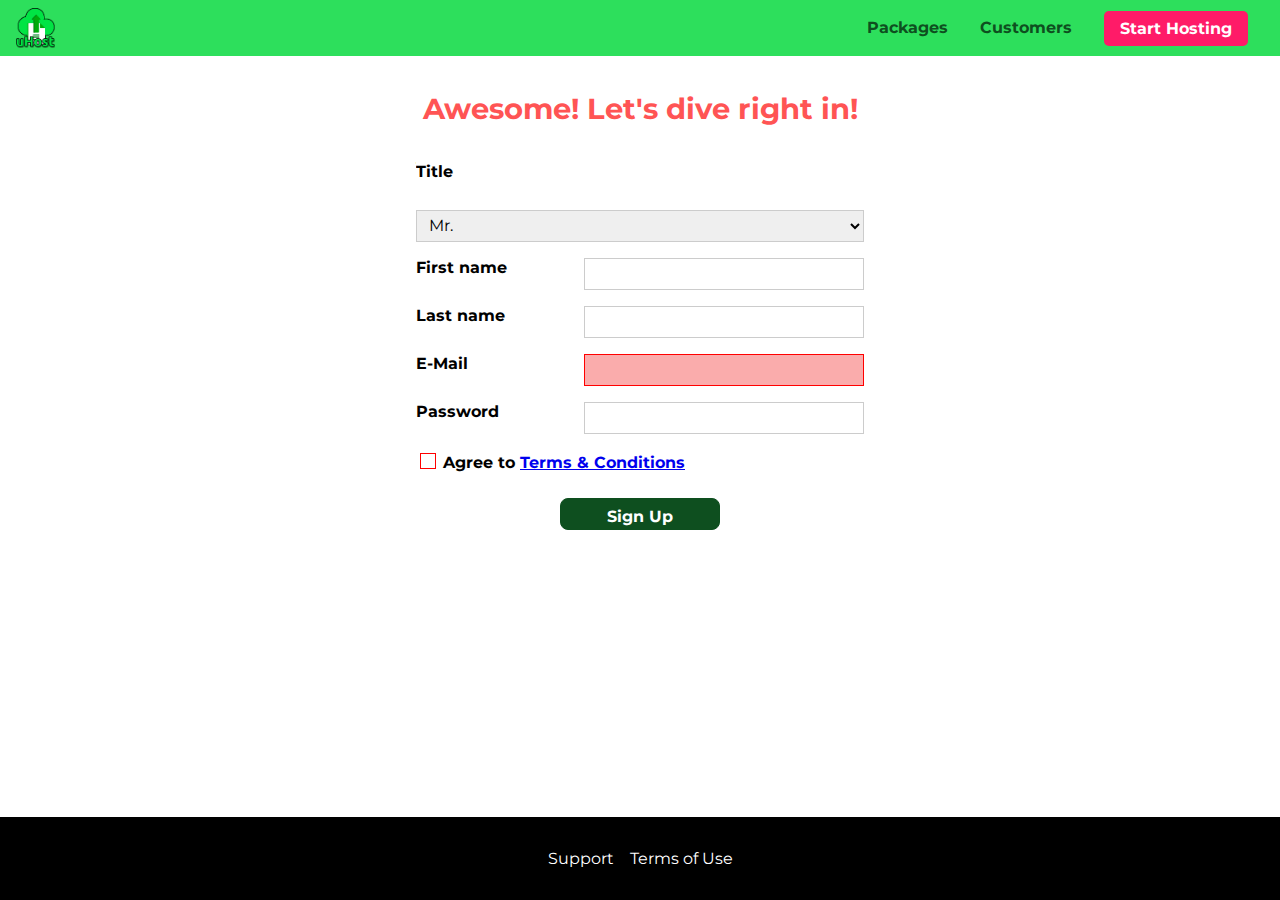
<file: start-hosting/index.html>
<!DOCTYPE html>
<html lang="en">

<head>
    <meta charset="UTF-8">
    <meta name="viewport" content="width=device-width, initial-scale=1.0">
    <meta http-equiv="X-UA-Compatible" content="ie=edge">
    <title>uHost Signup</title>
    <link rel="shortcut icon" href="../images/favicon.png">
    <link rel="stylesheet" href="../shared.css">
    <link rel="stylesheet" href="start-hosting.css">
</head>

<body>
<div class="backdrop"></div>
<header class="main-header">
    <div>
        <button class="toggle-button">
            <span class="toggle-button__bar"></span>
            <span class="toggle-button__bar"></span>
            <span class="toggle-button__bar"></span>
        </button>
        <a href="../index.html" class="main-header__brand">
            <img src="../images/uhost-icon.png" alt="uHost - Your favorite hosting company">
        </a>
    </div>
    <nav class="main-nav">
        <ul class="main-nav__items">
            <li class="main-nav__item">
                <a href="../packages/index.html">Packages</a>
            </li>
            <li class="main-nav__item">
                <a href="../customers/index.html">Customers</a>
            </li>
            <li class="main-nav__item main-nav__item--cta">
                <a href="index.html">Start Hosting</a>
            </li>
        </ul>
    </nav>
</header>
<nav class="mobile-nav">
    <ul class="mobile-nav__items">
        <li class="mobile-nav__item">
            <a href="../packages/index.html">Packages</a>
        </li>
        <li class="mobile-nav__item">
            <a href="../customers/index.html">Customers</a>
        </li>
        <li class="mobile-nav__item mobile-nav__item--cta">
            <a href="index.html">Start Hosting</a>
        </li>
    </ul>
</nav>
<main class="signup-page">
    <h1 class="signup-title">Awesome! Let's dive right in!</h1>
    <form action="index.html" class="signup-form">
        <label for="title">Title</label>
        <select id="title">
            <option value="mr">Mr.</option>
            <option value="ms">Ms.</option>
        </select>
        <label for="first-name">First name</label>
        <input type="text" id="first-name">
        <label for="last-name">Last name</label>
        <input type="text" id="last-name">
        <label for="email">E-Mail</label>
        <input type="email" id="email" required>
        <label for="password">Password</label>
        <input type="password" id="password">
        <div class="signup-form__checkbox">
            <input type="checkbox" id="agree-terms" required>
            <label for="agree-terms">Agree to
                <a href="#">Terms &amp; Conditions</a>
            </label>
        </div>
        <button type="submit" class="button" >Sign Up</button>
    </form>
</main>

<footer class="main-footer">
    <nav>
        <ul class="main-footer__links">
            <li class="main-footer__link">
                <a href="#">Support</a>
            </li>
            <li class="main-footer__link">
                <a href="#">Terms of Use</a>
            </li>
        </ul>
    </nav>
</footer>
<script src="../shared.js"></script>
</body>

</html>
</file>
<file: shared.css>
@import url('https://fonts.googleapis.com/css?family=Roboto:100,400,900');
@import url('https://fonts.googleapis.com/css?family=Anton');
@import url('https://fonts.googleapis.com/css?family=Montserrat:400,700');

:root {
    --dark-green: #0e4f1f;
    --highlight-color: #ff1b68
}

* {
    box-sizing: border-box;
}

html {
    height: 100%;
}


body {
    font-family: 'Montserrat', sans-serif;
    margin: 0;
    padding-top: 3.5rem;
}

@supports (display: grid) {
    body {
        display: grid;
        grid-template-rows: 3.5rem auto fit-content(8rem);
        grid-template-areas: 'header'
        'main'
        'footer';
        height: 100%;
        padding-top: 0;
    }
}

main {
    grid-area: main;
}

.backdrop {
    position: fixed;
    opacity: 0;
    display: none;
    transition: opacity 2s linear;
    top: 0;
    left: 0;
    z-index: 100;
    width: 100vw;
    height: 100vh;
    background: rgba(0, 0, 0, 0.5);
}

.main-header {
    width: 100%;
    position: fixed;
    top: 0;
    left: 0;
    background: #2ddf5c;
    padding: .5rem 1rem;
    z-index: 1;
    display: -webkit-box;
    display: -webkit-flex;
    display: -ms-flexbox;
    display: flex;
    align-items: center;
    justify-content: space-between;
}

.toggle-button {
    width: 3rem;
    background: transparent;
    border: none;
    cursor: pointer;
    padding-top: 0;
    padding-bottom: 0;
    vertical-align: middle;
}

.toggle-button:focus {
    outline: none;
}

.toggle-button__bar {
    width: 100%;
    height: 0.2rem;
    background: black;
    display: block;
    margin: 0.6rem 0;
}

.main-header__brand {
    color: var(--dark-green);
    font-weight: bold;
    text-decoration: none;
}

.main-header__brand img {
    height: 2.5rem;
    vertical-align: middle;
}

.main-nav {
    display: none;
}

.main-nav__items {
    margin: 0;
    padding: 0;
    list-style: none;
    display: flex;
}

.main-nav__item {
    margin: 0 1rem;
}

.main-nav__item a,
.mobile-nav__item a {
    color: var(--dark-green);
    font-weight: bold;
    text-decoration: none;
    padding: .2rem 0;
}

.main-nav__item a:hover,
.main-nav__item a:active {
    color: white;
    border-bottom: 5px solid white;
}

.main-nav__item--cta a,
.mobile-nav__item--cta a {
    color: white;
    background-color: var(--highlight-color);
    padding: .5rem 1rem;
    border-radius: 5px;
}

.main-nav__item--cta {
    animation: wiggle 400ms 2s 8 ease-out; /* forwards backwards end state */
}

.main-nav__item--cta a:hover,
.main-nav__item--cta a:active,
.mobile-nav__item--cta a:hover,
.mobile-nav__item--cta a:active {
    color: var(--highlight-color);
    background-color: white;
    border: none;
}

.main-footer {
    background-color: black;
    color: white;
    padding: 2rem;
    margin-top: 3rem;
    grid-area: footer;
}

.main-footer__links {
    list-style: none;
    margin: 0;
    padding: 0;
    display: flex;
    flex-direction: column;
    align-items: center;
    justify-content: center;
}

.main-footer__link a {
    color: white;
    text-decoration: none;
}

.main-footer__link a:hover,
.main-footer__link a:active {
    color: #ccc;
}

.mobile-nav {
    display: none;
    position: fixed;
    z-index: 101;
    top: 0;
    left: 0;
    background: white;
    width: 80%;
    height: 100vh;
}

.mobile-nav__items {
    width: 90%;
    height: 100%;
    list-style: none;
    margin: 0 auto;
    padding: 0;
    display: flex;
    flex-direction: column;
    justify-content: center;
    align-items: center;
}

.mobile-nav__item {
    margin: 1rem 0;
}

.mobile-nav__item a {
    font-size: 1.5rem;
}

.button {
    background-color: var(--dark-green);
    color: white;
    font: inherit;
    font-weight: bold;
    border: 1.5px solid var(--dark-green);
    border-radius: 8px;
    padding: .5rem;
    cursor: pointer;
}
.button:hover,
.button:active {
    color: var(--dark-green);
    background-color: white;
}

.button:focus {
    outline: none;
}

.button[disabled] {
    cursor: not-allowed;
    border-color: #a1a1a1;
    background: #ccc;
}

.open {
    display: block !important;
    opacity: 1 !important;
    transform: translateY(0) !important;
}

@media (min-width: 40rem) {
    .main-nav {
        display: flex;
    }

    .toggle-button {
        display: none;
    }

    .main-footer__links {
        flex-direction: row;
    }

    .main-footer__link {
        margin: 0 0.5rem;
    }
}

@keyframes wiggle {
    0% {
        transform: rotateZ(0deg);
    }

    50% {
        transform: rotateZ(-5deg);
    }

    100% {
        transform: rotateZ(5deg);
    }
}
</file>
<file: main.css>
#product-overview {
    /*
    background: url("images/freedom.jpg") left 10% bottom 20%/cover no-repeat border-box;
    */
    /* #ff1b68; */
    /*
    background-image: url("freedom.jpg");
    background-size: cover;
    background-position: left 10% bottom 20%;
    background-repeat: no-repeat;
    background-origin: border-box;
    background-clip: border-box;

        background: linear-gradient(to top, rgba(80, 68, 18, 0.6) 10%, transparent), url("images/freedom.jpg") center/cover no-repeat border-box, #ff1b68;

    */

    /*background-image: linear-gradient(180deg, red 70%, blue 80%, rgba(0, 0, 0, 0.3));
    background-image: radial-gradient(ellipse farthest-corner at 20% 50%, red, blue, green);
     */

    background-image: url("images/freedom.jpg");
    background-size: cover;
    background-position: left 0 top 30%;
    background-repeat: no-repeat;
    background-origin: border-box;
    background-clip: border-box;
    width: 100vw;
    height: 33vh;
    position: relative;
}

#product-overview h1 {
    color: white;
    font-family: 'Anton', sans-serif;
    font-size: 1.6rem;
    position: absolute;
    bottom: 5%;
    left: 3%;
}

@media (min-width: 40rem) and (min-height: 40rem) {
    #product-overview {
        height: 40vh;
    }

    #product-overview h1 {
        font-size: 3rem;
    }
}

.section-title {
    color: #2ddf5c;
    text-align: center;
}

/*
h1 {
    font-family: sans-serif;
}
 */

.plan {
    background: #d5ffcd;
    text-align: center;
    padding: 1rem;
    margin: .5rem 0;
    width: 100%;
}

.plan--highlighted {
    background: #19b84c;
    color: white;
}

@media (min-width: 40rem) {
    .plans__list {
        width: 80%;
        margin: auto;
        text-align: center;
    }

    .plan {
        display: inline-block;
        width: 30%;
        min-width: 13rem;
        max-width: 25rem;
        margin: .5rem;
        vertical-align: middle;
    }

    .plan--highlighted {
        box-shadow: 2px 2px 2px 2px rgba(0, 0, 0, .5);
    }
}

.plan__annotation {
    background: white;
    color: #19b84c;
    padding: .5rem;
    border-radius: 8px;
    box-shadow: 2px 2px 2px 2px rgba(0, 0, 0, .5);
}

.plan__title {
    color: #0e4f1f;
}

.plan__price {
    color: #858585;
}

.plan--highlighted .plan__price {
    color: #0e4f1f;
}

.plan--highlighted .plan__title {
    color: white;
}

.plan__features {
    list-style: none;
    margin: 0;
    padding: 0;
}

.plan__feature {
    margin: .5rem 0;
}

#key-features {
    background-color: #ff1b68;
    margin-top: 5rem;
    padding: 1rem;
}

#key-features .section-title {
    color: white;
    margin: 2rem;
}

.key-features__list {
    list-style: none;
    margin: 0;
    padding: 0;
    text-align: center;
}

.key-feature__image {
    background: #ffcede;
    height: 128px;
    width: 128px;
    border: 2px solid #424242;
    border-radius: 50%;
    margin: auto;
    padding: 1.5rem;
}

.key-feature__description {
    color: white;
    font-size: 1.2rem;
    font-weight: bold;
    text-align: center;
}

@media (min-width: 40rem) {
    .key-feature {
        display: inline-block;
        width: 30%;
        max-width: 25rem;
        vertical-align: top;
    }
}

.modal {
    position: fixed;
    opacity: 0;
    transform: translateY(-3rem);
    transition: opacity 200ms ease-out, transform 500ms ease-in-out;
    z-index: 200;
    top: 20%;
    left: 30%;
    width: 40%;
    background: white;
    padding: 1rem;
    border: 1px solid #ccc;
    box-shadow: 1px 1px 1px rgba(0, 0, 0, 0.5);
}

.modal__title {
    text-align: center;
    margin: 0 0 1rem 0;
}

.modal__actions {
    text-align: center;
}

.modal__action {
    border: 1px solid #0e4f1f;
    background: #0e4f1f;
    text-decoration: none;
    color: white;
    font: inherit;
    padding: 0.5rem 1rem;
    cursor: pointer;
}

.modal__action:hover,
.modal__action:active {
    background: #2ddf5c;
    border-color: #2ddf5c;
}

.modal__action--negative {
    background: red;
    border-color: red;
}

.modal__action--negative:hover,
.modal__action--negative:active {
    background: #ff5454;
    border-color: #ff5454;
}
</file>
<file: 3d/main.css>
.container {
    position: relative;
    margin: 150px auto;
    border: 1px solid black;
    width: 200px;
    height: 200px;
    perspective: 1000px;
    perspective-origin: 500px;
    transform: rotateY(130deg);
    transform-style: preserve-3d;
}

.box1 {
    position: absolute;
    background: red;
    width: 100%;
    height: 100%;

    transform: rotateY(80deg);
    color: white;
    font-family: sans-serif;
    text-align: center;
    z-index: 1;
    backface-visibility: visible;
}

.box2 {
    position: absolute;
    background: blue;
    width: 100%;
    height: 100%;

    transform: translateZ(-10rem);
    color: white;
    font-family: sans-serif;
    text-align: center;
}
</file>
<file: auto-flow/main.css>
.container {
    margin: 20px;
    display: grid;
    grid-template-columns: repeat(3, 10rem);
    grid-template-rows: 20rem;
    justify-content: center;
    grid-gap: 1.5rem;
    grid-auto-rows: minmax(8rem, auto);
    grid-auto-flow: row dense;
    /*grid-auto-flow: column;
    grid-auto-columns: 5rem;*/
}

.quote:nth-of-type(2) {
    grid-column: span 2;
}
.quote {
  border: 1px solid #fa923f;
  background: #ffbd87;
  font-family: sans-serif;
  padding: 1rem;
  border-radius: 5px;
}

.quote--featured {
  border: #ff4213;
  background: #ff9f87;
  grid-column: span 2;
}
</file>
<file: customers/customers.css>
main {
    padding-top: 1.5rem;
}

.testimonial {
    font-size: 1.2rem;
}

.testimonial__image-container {
    width: 60%;
    max-width: 40rem;
    box-shadow: 3px 3px 5px 3px rgba(0, 0, 0, 0.3);
    transform: skewX(20deg);
    overflow: hidden;
}

.testimonial__image {
    width: 100%;
    vertical-align: top;
    transform: skewX(-20deg) scale(1.3);
}

.testimonial__info {
    text-align: right;
    padding: 0.9rem;
}

#customer-2.testimonial {
    text-align: right;
}

#customer-2 .testimonial__info {
    text-align: left;
}

.testimonial__name {
    margin: 0.2rem;
    color: #ff5454;
    font-size: 2rem;
}

.testimonial__subtitle {
    margin: 0;
    font-size: 1.1rem;
    color: #ccc;
}

.testimonial__subtitle a {
    color: inherit;
    text-decoration: none;
}

.testimonial__subtitle a:hover,
.testimonial__subtitle a:active {
    color: #7a7a7a;
}

.testimonial__text {
    margin: 0.2rem;
}

@media (min-width: 40rem) {
    .testimonial {
        margin: 3rem auto;
        max-width: 1500px;
        display: flex;
        align-items: center;
        justify-content: space-around;
    }

    .testimonial__image-container {
        width: 65%;
    }

    .testimonial__info {
        width: 30%;
    }
}

@keyframes flip-customer {
    0% {
        transform: rotateY(0) skew(20deg);
    }
    50% {
        transform: rotateY(160deg) skew(20deg);
    }
    100% {
        transform: rotateY(360deg) skew(20deg);
    }
}

#customer-1:hover .testimonial__image-container {
    animation: flip-customer 1s ease-out forwards;
}
</file>
<file: flex-container/main.css>
* {
    box-sizing: border-box;
    font-size: 1.5rem;
}

html {
    background: #b3b3b3;
    padding: 5px;
}

body {
    background: #b3b3b3;
    padding: 5px;
    margin: 0;
  }
  
.flex-container {
    height: 800px;
    background: white;
    padding: 10px;
    border: 5px solid black;
    display: flex;
    flex-direction: row;
    flex-wrap: nowrap;
    /* flex-flow: row wrap */
    justify-content: flex-start;  /* main axis*/
    align-items: center; /* cross axis */
    /*align-content: center; */ /* space between */
  }

.item-1 {
    background: #ff7300;
    color: white;
    padding: 10px;
    border: 5px solid black;
    margin: 10px;
}

.item-2 {
    background: #ff9640;
    color: white;
    padding: 10px;
    border: 5px solid black;
    margin: 10px;
    width: 250px;
    font-size: 1.8rem;
}

.item-3 {
    background: #ff9640;
    color: white;
    padding: 10px;
    border: 5px solid black;
    margin: 10px;
    height: 250px;
    /*align-self: flex-end; */ /* Allows to position item inside of the flex container */
}

.item-4 {
    background: #f5c096;
    color: white;
    padding: 10px;
    border: 5px solid black;
    margin: 10px;
    width: 300px;
    height: 300px;
    order: 0; /*default 0*/
}

.item-5 {
    background: #d3c0b1;
    color: white;
    padding: 10px;
    border: 5px solid black;
    margin: 10px;
    width: 350px;
    /*flex-grow: 1;*/
    /*flex-shrink: 1; */
    flex-basis: 300px; /* auto */
}

.item-6 {
    background: #d3c0b1;
    color: white;
    padding: 10px;
    border: 5px solid black;
    margin: 10px;
    width: 350px;
    order: 0;
    /*flex-grow: 4;*/
    /*flex-shrink: 4; */ /* 0 - item does not shrink below defined width, >0 bigger value makes them shrink faster */
}
</file>
<file: flex-grid/main.css>
.container {
    margin: 20px;
    display: grid;
    height: 800px;
    /*width: 800px;*/
    /* grid-template-columns: 200px 5rem 20% auto; */
    grid-template-columns: [hd-start] repeat(4, [col-start] 20% [col-end]) [hd-end];
    grid-template-rows: [hd-start] 5rem [hd-end row-2-start] minmax(10px, 20rem) [row-2-end row-3-start] 50px [row-3-end row-4 start] 100px [row-4-end];
    grid-column-gap: 20px; /* grid-gap row column or single value for both */
    grid-row-gap: 10px;
    grid-template-areas: 'header header header header'
                         '. side main main'
                         'footer footer footer footer';
    justify-items: stretch;
    align-items: stretch;
    /*
    justify-content: center;
    align-content: center;
     */
}

@media (max-width: 40rem) {
    .container {
        grid-template-rows: [hd-start] 5rem [hd-end row-2-start] minmax(10px, 20rem) [row-2-end row-3-start] 50px [row-3-end row-4 start] 100px [row-4-end];
        grid-template-areas: 'header header header header'
        'main main main main'
        'side side side side'
        'footer footer footer footer';
    }
}

.el1 {
    background: rgba(255, 154, 72, 0.5);
    /* grid-column: col-start 2 / col-end 2; */
    grid-area: side;
}

.el2 {
    background: rgba(255, 0, 0, 0.5);
    /*
    grid-column-start: 1;
    grid-column-end: -1;
    */
    /*
    grid-column: 1 / -1;
    grid-row-start: row-2-start;
    grid-row-end: span 1;
     */
    grid-area: main;
    z-index: 10;
    /*
    justify-self: center;
    align-self: center;

     */
}

.el3 {
    background: rgba(0, 128, 0, 0.5);
    /*
    grid-column-start: 2;
    grid-column-end: span 3;
    grid-row-start: row-1-start;
    grid-row-end: row-2-end;
     */
    /* grid-area: row-1-start / 2 / row-2-end / span 3; */
    /*grid-area: header; */
    grid-area: hd;
}

.el4 {
    background: rgba(0, 4, 255, 0.5);
    grid-area: footer;
}
</file>
<file: packages/packages.css>
@font-face {
    font-family: 'AnonymousPro';
    src: url("anonymousPro-Regular.ttf") format("truetype");
    /* font-display: optional; */
}

@font-face {
    font-family: 'AnonymousPro';
    src: url("anonymousPro-Bold.ttf") format("truetype");
    font-weight: 700;
}

main {
    padding-top: 2rem;
}

.background {
    background: url("../images/plans-background.jpg") center/cover;
    filter: grayscale(40%);
    width: 100vw;
    height: 100vh;
    position: fixed;
    z-index: -1;
}

.package {
    background: #E1FFFD;
    width: 80%;
    border: 4px solid #0e4f1f;
    border-left: none;
    margin: 1rem 0;
    position: relative;
    overflow: hidden;
}

.package a {
    text-decoration: none;
    color: inherit;
    display: block;
    padding: 2rem;
}

.package:active,
.package:hover {
    border-color: #ff5454;
    box-shadow: 2px 2px 2px rgba(0, 0, 0, .5);
}

.package__badge {
    position: absolute;
    top: 0;
    right: 0;
    margin: 0;
    font-size: .8rem;
    color: white;
    background: #ff5454;
    padding: .5rem;
    transform: rotate(45deg) translateX(3.5rem) translateY(-1rem);
    transform-origin: center;
    width: 12rem;
    text-align: center;
}

.package__subtitle {
    color: #979797;
}

.package__info {
    background: white;
    color: #0e4f1f;
    border: 1px solid #0e4f1f;
    padding: 1rem;
    font-size: 1.2rem;
    /*font-family: AnonymousPro, sans-serif;*/
    /*font-weight: 700;*/
    line-height: normal;
    /* text-decoration: underline wavy red; */
    /*text-shadow: 2px 2px 7px gray;*/

    /* [style] [varian]t [weight] size[/'line height'] family */
    /* font: italic small-caps 700 1.2rem/2 AnonymousPro, sans-serif; */

    /* Refer to system fonts*/
    /* font: status-bar; */


}

.clearfix {
    clear: both;
}

#plus {
    background: rgba(213, 255, 220, 0.95);
}

#free {
    background: rgba(234, 252, 237, 0.95);
    float: right;
    border-right:none;
    border-left: 4px solid #0e4f1f;
    text-align: right;
}

#free:active,
#free:hover {
    border-color: #ff5454;
    box-shadow: -2px 2px 2px rgba(0, 0, 0, .5);
}

#premium {
    background: rgba(14, 79, 31, 0.95);
}

#premium .package__title {
    color: white;
}

#premium .package__subtitle {
    color: #bbb;
}

@media (min-width: 40rem) {
    main {
        max-width: 1500px;
        margin-left: auto;
        margin-right: auto;
    }
}

@media (min-width: 1500px) {
    .package {
        border-left: 4px solid #0e4f1f;
    }

    #free {
        border-right: 4px solid #0e4f1f;
    }
}
</file>
<file: sass/main.css>
.char-highlight {
  font-weight: bold;
  font-size: 1.4rem;
  color: #521751;
}

html {
  font-size: 94.75%;
}
@media (min-width: 40rem) {
  html {
    font-size: 125%;
  }
}

body {
  font-family: Arial, sans-serif;
  margin: 0;
}

.container {
  display: -webkit-box;
  display: -ms-flexbox;
  display: -webkit-flex;
  display: flex;
  flex-direction: column;
  flex-wrap: nowrap;
  align-items: center;
  padding: 3rem 0;
  box-sizing: border-box;
}
@media (min-width: 40rem) {
  .container {
    padding: 3rem 0;
  }
}

.sass-section, .sass-details, .sass-introduction {
  border: 0.05rem solid #521751;
  background: #f7e1f6;
  padding: 2rem;
  text-align: center;
  width: 90%;
  box-sizing: border-box;
}
@media (min-width: 40rem) {
  .sass-section, .sass-details, .sass-introduction {
    width: 30rem;
  }
}

.sass-introduction {
  box-shadow: 0.2rem 0.2rem 0.1rem #ccc;
}
.sass-introduction p {
  margin: 0;
}

.sass-details {
  padding: 1rem;
}

.section-header {
  border-bottom: 0.05rem solid #521751;
}
.section-header h1 {
  margin: 0 0 1rem 0;
}

.documentation-links {
  list-style: none;
  margin: 1rem 0 0 0;
  padding: 0;
  display: -webkit-box;
  display: -ms-flexbox;
  display: -webkit-flex;
  display: flex;
  flex-direction: column;
}
.documentation-links li {
  margin: 0.2rem 0;
  background: white;
}
.documentation-links .documentation-link {
  text-decoration: none;
  color: #521751;
  display: block;
  padding: 0.2rem;
  border: 0.05rem solid #521751;
}
.documentation-links .documentation-link:hover, .documentation-links .documentation-link:active {
  color: white;
  background: #fa923f;
  border-color: #fa923f;
}

/*# sourceMappingURL=main.css.map */
</file>
<file: start-hosting/start-hosting.css>
main {
    padding-top: 1rem;
}

.signup-title {
    text-align: center;
    font-size: 1.8rem;
    color: #ff5454;
}

.signup-form {
    padding: 1rem;
    display: grid;
    grid-auto-rows: 2rem;
    grid-row-gap: .5rem;
}

.signup-form label {
    font-weight: bold;
}

.signup-form label,
.signup-form input,
.signup-form select {
    display: block;
    width: 100%;
}

.signup-form input[id*="terms"],
.signup-form input[id*="terms"] + label
{
    display: inline-block;
    width: auto;
    vertical-align: bottom;
}

.signup-form input:not([type="checkbox"]),
.signup-form select {
    border: 1px solid #ccc;
    padding: .2rem .5rem;
    font: inherit;
}

.signup-form input:focus,
.signup-form select:focus {
    outline: none;
    background: #d8f3df;
    border-color: #2ddf5c;
}

.signup-form input[type="checkbox"] {
    border: 1px solid #ccc;
    background: white;
    width: 1rem;
    height: 1rem;
    -webkit-appearance: none;
    -moz-appearance: none;
    appearance: none;
}

.signup-form input[type="checkbox"]:checked {
    background: #2ddf5c;
    border-color: #0e4f1f;
}

.signup-form input.invalid,
.signup-form select.invalid,
.signup-form :invalid {
    border-color: red !important;
    background: rgb(250, 172, 172);
}

.signup-form button[type="submit"] {
    display: block;
}

@media (min-width: 40rem) {
    .signup-form {
        margin: auto;
        width: 30rem;
        grid-template-columns: 10rem auto;
        grid-row-gap: 1rem;
        grid-column-gap: .5rem;
    }

    .signup-form__checkbox {
        grid-column: span 2;
    }

    .signup-form button[type="submit"] {
        grid-column: span 2;
        width: 10rem;
        justify-self: center;
    }

    .signup-form [id="title"] {
        grid-column: span 2;
    }
}
</file>
